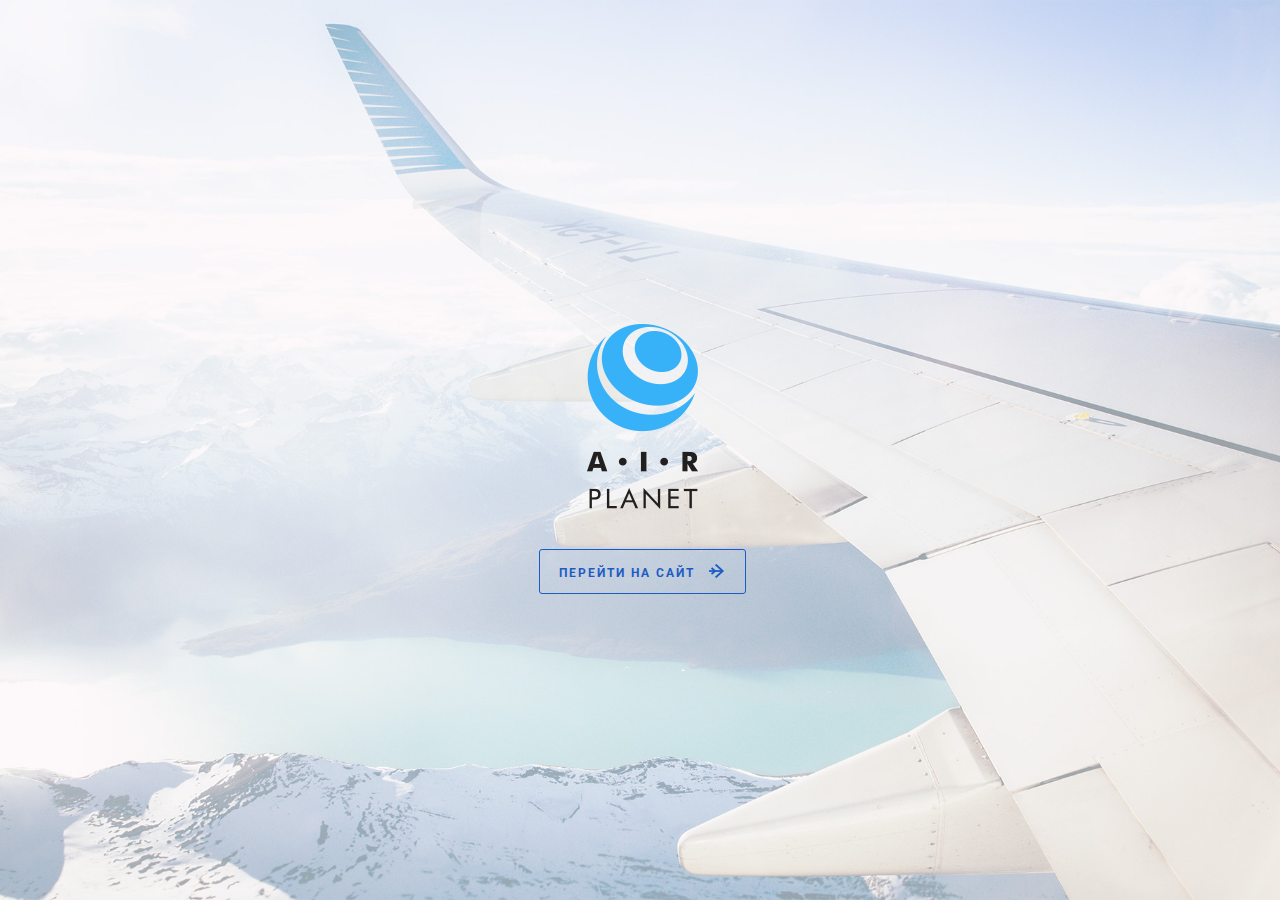
<file: index.html>
<!DOCTYPE html>
<html lang="en">

<head>
    <meta charset="UTF-8">
    <meta name="viewport" content="width=1040">
    <meta http-equiv="X-UA-Compatible" content="ie=edge">
    <title>Intro</title>
    <link rel="shortcut icon" href="favicon.ico" type="image/x-icon">
    <link rel="stylesheet" href="css/normalize.css">
    <link href="https://fonts.googleapis.com/css?family=Roboto:300,300i,700" rel="stylesheet">
    <link rel="stylesheet" href="css/main.css">
</head>

<body>
    <div class="wrapper wrapper_greeting">
        <div class="greeting">
            <div class="greeting__logo"></div>
            <div class="greeting__button">
                <a href="about.html" class="greeting__button-submit">Перейти на сайт</a>

            </div>
        </div>
    </div>
</body>

</html>
</file>
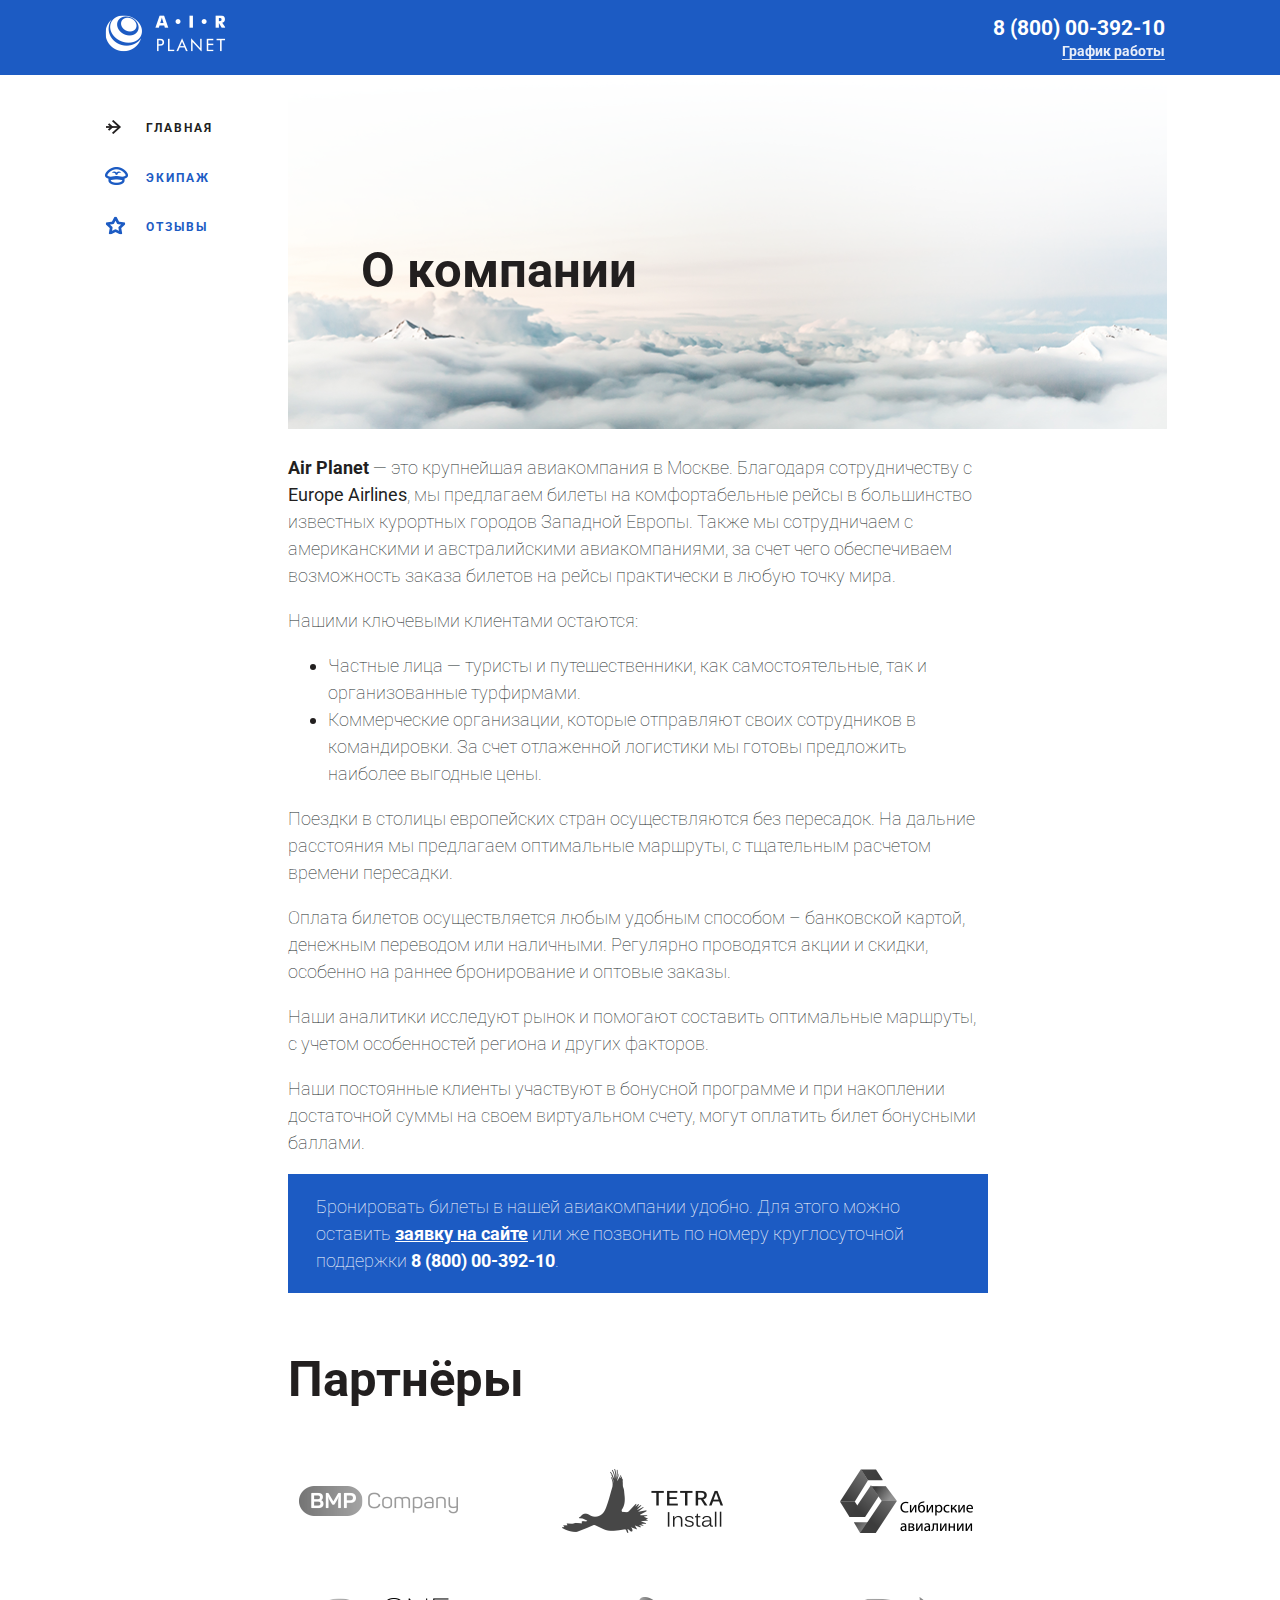
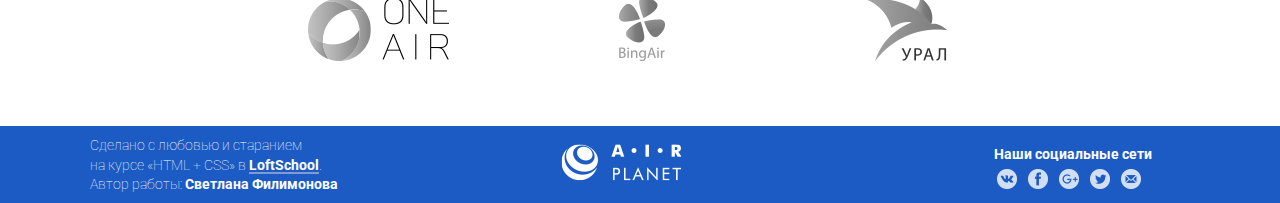
<file: about.html>
<!DOCTYPE html>
<html lang="ru">

<head>
    <meta charset="UTF-8">
    <meta name="viewport" content="width=1040">
    <meta http-equiv="X-UA-Compatible" content="ie=edge">
    <title>Главная страница</title>
    <link rel="shortcut icon" href="favicon.ico" type="image/x-icon">
    <link rel="stylesheet" href="css/normalize.css">
    <link href="https://fonts.googleapis.com/css?family=Roboto:300,300i,700" rel="stylesheet">
    <link rel="stylesheet" href="css/main.css">
</head>
<body>
    <div class="wrapper">
        <!--header-->
        <header class="header">
            <div class="container">
                <div class="header__logo">
                    <a href="about.html" class="header__logo-link">
                        <div class="header__logo-picture"></div>
                    </a>
                </div>

                <div class="contacts">
                    <div class="contacts__phone"><a href="tel:88000039210" class="contacts__phone-link">8 (800) 00-392-10</a></div>
                    <div class="contacts__elem">
                        <div class="contacts__schedule"><a href="#" class="contacts__schedule-link">График работы</a></div>
                        <div class="contacts__dropdown">
                            <div class="contacts__dropdown-triangle"></div>
                            <div class="contacts__schedule-text contacts__schedule-text_blue">пн-вс: 09:00-20:00</div>
                            <div  class="contacts__schedule-text">обед: 14:00-14:30</div>
                        </div>
                    </div>
                </div>
            </div>
        </header>
        <!--menu-->
        <section class="content">
            <div class="container clearfix">
                <aside class="sidebar">
                    <nav class="menu">
                        <ul class="menu__list">
                            <li class="menu__item">
                                <a href="about.html" class="menu__link menu__link-black">
                                    <div class="menu__icon-wrapper">
                                        <div class="menu__icon menu__icon-about"> </div>
                                        <div class="menu__icon menu__icon-about_hover"> </div>
                                    </div>
                                    <div class="menu__text">Главная</div>
                                </a>
                            </li>
                            <li class="menu__item">
                                <a href="team.html" class="menu__link">
                                    <div class="menu__icon-wrapper">
                                    <div class="menu__icon menu__icon-team"> </div>
                                    <div class="menu__icon menu__icon-team_hover"> </div>
                                    </div>
                                    <div class="menu__text">Экипаж</div>
                                </a>
                            </li>
                            <li class="menu__item">
                                <a href="feed.html" class="menu__link">
                                    <div class="menu__icon-wrapper">
                                    <div class="menu__icon menu__icon-feed"></div>
                                    <div class="menu__icon menu__icon-feed_hover"></div>
                                    </div>
                                    <div class="menu__text">Отзывы</div>
                                </a>
                            </li>
                        </ul>
                    </nav>
                </aside>
                <!--content-->
                <main class="about">
                    <div class="about__title">
                        <div class="about__title-header">
                            <h1 class="title">О компании</h1>
                        </div>
                        <div class="about__title-image"></div>

                    </div>
                    <!--page text-->
                    <div class="page-text">
                        <p><span class="page-text__bold">Air Planet</span> — это крупнейшая авиакомпания в Москве. Благодаря
                            сотрудничеству с <b>Europe Airlines</b>, мы предлагаем билеты на комфортабельные рейсы в большинство
                            известных курортных городов Западной Европы. Также мы сотрудничаем с американскими и австралийскими
                            авиакомпаниями, за счет чего обеспечиваем возможность заказа билетов на рейсы практически в любую
                            точку мира.</p>
                        <p>Нашими ключевыми клиентами остаются:</p>
                        <ul>
                            <li>Частные лица — туристы и путешественники, как самостоятельные, так и организованные турфирмами.</li>
                            <li>Коммерческие организации, которые отправляют своих сотрудников в командировки. За счет отлаженной
                                логистики мы готовы предложить наиболее выгодные цены.</li>
                        </ul>
                        <p>Поездки в столицы европейских стран осуществляются без пересадок. На дальние расстояния мы предлагаем
                            оптимальные маршруты, с тщательным расчетом времени пересадки.</p>
                        <p>Оплата билетов осуществляется любым удобным способом – банковской картой, денежным переводом или
                            наличными. Регулярно проводятся акции и скидки, особенно на раннее бронирование и оптовые заказы.</p>
                        <p>Наши аналитики исследуют рынок и помогают составить оптимальные маршруты, с учетом особенностей региона
                            и других факторов.</p>
                        <p>Наши постоянные клиенты участвуют в бонусной программе и при накоплении достаточной суммы на своем
                            виртуальном счету, могут оплатить билет бонусными баллами.</p>

                        <div class="booking">
                            <p class="booking__info">Бронировать билеты в нашей авиакомпании удобно. Для этого можно оставить <span class="booking__info booking__info-request">заявку на сайте</span>                                или же позвонить по номеру круглосуточной поддержки <span class="booking__info booking__info-tel">8 (800) 00-392-10</span>.</p>
                        </div>
                        <!--PARTNERS-->
                    </div>
                    <div class="partners">
                        <h2 class="title partners__title">Партнёры</h2>
                        <ul class="partners__list">
                            <li class="partners__item">
                                <a href="#" class="partners__link">
                                    <div class="partners__link-block partners__link-bmp" style="background-image: url(img/logo/company_2.png);"></div>
                                </a>
                            </li>
                            <li class="partners__item">
                                <a href="#" class="partners__link">
                                    <div class="partners__link-block partners__link-tetra" style="background-image: url(img/logo/tetra.png);"></div>
                                </a>
                            </li>
                            <li class="partners__item">
                                <a href="#" class="partners__link">
                                    <div class=" partners__link-block partners__link-siberian" style="background-image: url(img/logo/siberian.png);"></div>
                                </a>
                            </li>
                            <li class="partners__item">
                                <a href="#" class="partners__link">
                                    <div class="partners__link-block partners__link-one" style="background-image: url(img/logo/one.png);"></div>
                                </a>
                            </li>
                            <li class="partners__item">
                                <a href="#" class="partners__link">
                                    <div class="partners__link-block partners__link-bing" style="background-image: url(img/logo/bing.png);"></div>
                                </a>
                            </li>
                            <li class="partners__item">
                                <a href="#" class="partners__link">
                                    <div class="partners__link-block partners__link-ural" style="background-image: url(img/logo/ural.png);"></div>
                                </a>
                            </li>
                        </ul> 
                    </div>
                </main>
            </div>
        </section>
    </div>
    <!--footer-->
    <footer class="footer">
        <div class="container">
            <div class="copyright">
                <p class="copyright__text">Сделано с любовью и старанием <br> на курсе «HTML + CSS» в <a href="https://loftschool.com/" class="copyright__text-school">LoftSchool</a>.</p>
                <p class="copyright__text">Автор работы: <span class="copyright__text copyright__text-author"> Светлана Филимонова</b></p>
            </div>
            <div class="footer__logo">
                 <a href="about.html" class="footer__logo-link"><div class="footer__logo-picture"></div></a>
            </div>
                                <!--SOCIALS-->
            <div class="socials">
                <p class="socials__text">Наши социальные сети</p>
                <ul class="socials__list">
                    <li class="socials__item">
                        <a href="#" class="socials__link socials__link_vk">
                        </a>
                    </li>
                    <li class="socials__item">
                        <a href="#" class="socials__link socials__link_fb">
                        </a>
                    </li>
                    <li class="socials__item">
                        <a href="#" class="socials__link socials__link_g">
                        </a>
                    </li>
                    <li class="socials__item">
                        <a href="#" class="socials__link socials__link_tw">
                        </a>
                    </li>
                    <li class="socials__item">
                        <a href="#" class="socials__link socials__link_mail">
                        </a>
                    </li>
                </ul>
            </div>
                </div>
        </footer>
</body>

</html>
</file>
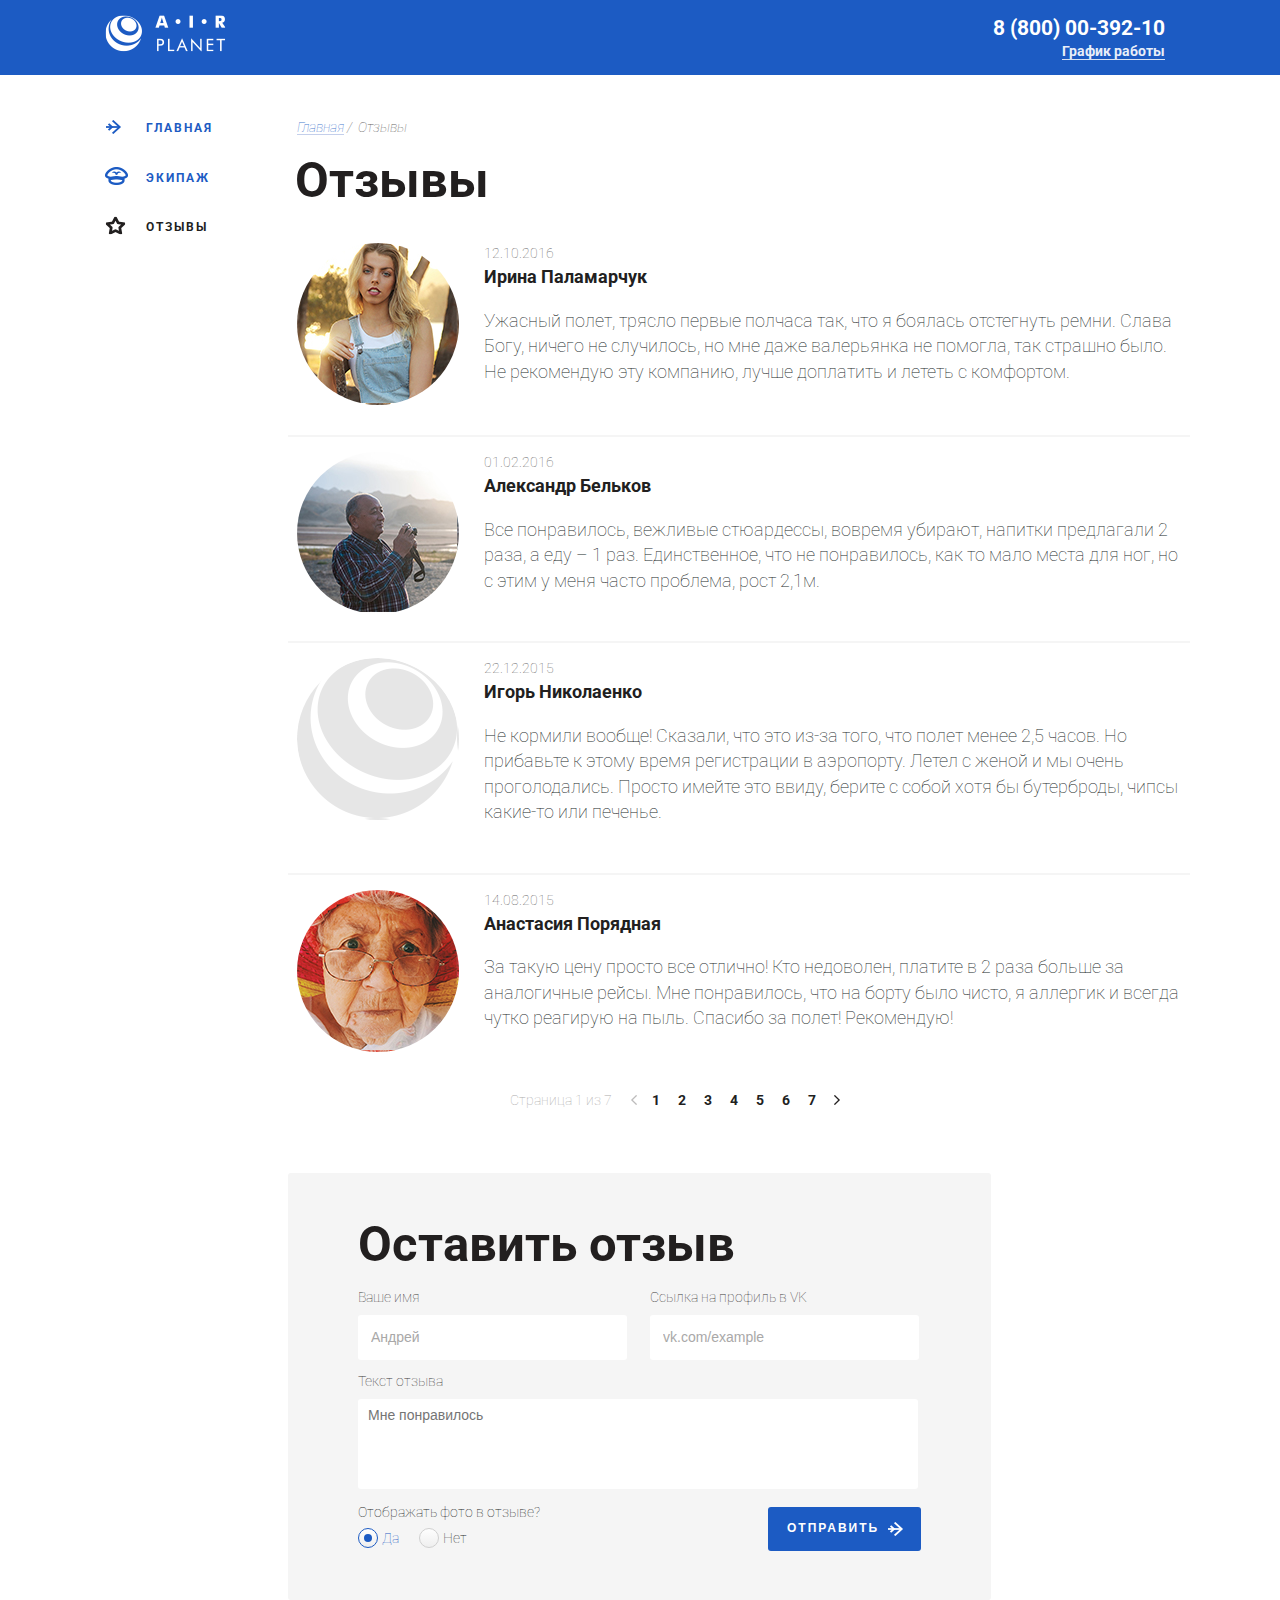
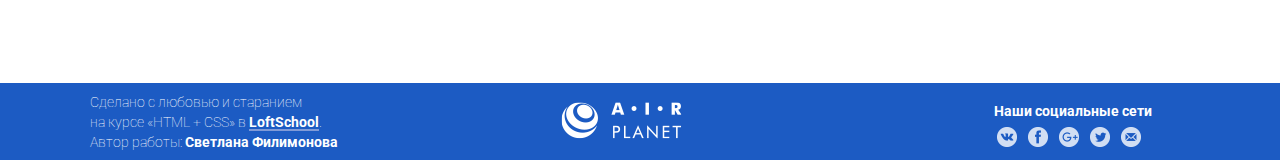
<file: feed.html>
<!DOCTYPE html>
<html lang="ru">

<head>
    <meta charset="UTF-8">
    <meta name="viewport" content="width=1040">
    <meta http-equiv="X-UA-Compatible" content="ie=edge">
    <title>Отзывы</title>
    <link rel="shortcut icon" href="favicon.ico" type="image/x-icon">
    <link rel="stylesheet" href="css/normalize.css">
    <link rel="stylesheet" href="css/main.css">
    <link href="https://fonts.googleapis.com/css?family=Roboto:300,300i,700" rel="stylesheet">
</head>
<body>
    <div class="wrapper">
        <!--header-->
        <header class="header">
            <div class="container">
                <div class="header__logo">
                    <a href="about.html" class="header__logo-link">
                        <div class="header__logo-picture"></div>
                    </a>
                </div>

                <div class="contacts">
                    <div class="contacts__phone"><a href="tel:88000039210" class="contacts__phone-link">8 (800) 00-392-10</a></div>
                    <div class="contacts__elem">
                        <div class="contacts__schedule"><a href="#" class="contacts__schedule-link">График работы</a></div>
                        <div class="contacts__dropdown">
                            <div class="contacts__dropdown-triangle"></div>
                            <div class="contacts__schedule-text contacts__schedule-text_blue">пн-вс: 09:00-20:00</div>
                            <div  class="contacts__schedule-text">обед: 14:00-14:30</div>
                        </div>
                    </div>
                </div>
            </div>
        </header>

        <section class="content">
            <div class="container clearfix">
                <!--MENU-->
                  <aside class="sidebar">
                    <nav class="menu">
                        <ul class="menu__list">
                            <li class="menu__item">
                                <a href="about.html" class="menu__link">
                                    <div class="menu__icon-wrapper">
                                        <div class="menu__icon menu__icon-about"> </div>
                                        <div class="menu__icon menu__icon-about_hover"> </div>
                                    </div>
                                    <div class="menu__text">Главная</div>
                                </a>
                            </li>
                            <li class="menu__item">
                                <a href="team.html" class="menu__link">
                                    <div class="menu__icon-wrapper">
                                    <div class="menu__icon menu__icon-team"> </div>
                                    <div class="menu__icon menu__icon-team_hover"> </div>
                                    </div>
                                    <div class="menu__text">Экипаж</div>
                                </a>
                            </li>
                            <li class="menu__item">
                                <a href="feed.html" class="menu__link menu__link-black">
                                    <div class="menu__icon-wrapper">
                                    <div class="menu__icon menu__icon-feed"></div>
                                    <div class="menu__icon menu__icon-feed_hover"></div>
                                    </div>
                                    <div class="menu__text">Отзывы</div>
                                </a>
                            </li>
                        </ul>
                    </nav>
                </aside>
                <!--contents-->
                <main class="page-contents">
                    <div class="feed">
                        <div class="crumbles">
                            <ul class="crumbles__list">
                                <li class="crumbles__item">
                                    <a href="index.html" class="crumbles__link crumbles__link_slash"> <span class="crumbles__link_border">Главная</span></a>
                                </li>
                                <li class="crumbles__item">
                                    <a href="#" class="crumbles__link crumbles__link_current">Отзывы</a>
                                </li>
                            </ul>
                        </div>
                        <h1 class="title feed__title">Отзывы</h1>
                        <ul class="feed__list">
                            <li class="feed__item clearfix">
                                <div class="feed__pic feed__pic-one" style="background-image: url(img/photo/irina.jpg);"></div>
                                <div class="feed__review">
                                    <span class="review__date">12.10.2016 </span>
                                    <span class="review__name">Ирина Паламарчук </span>
                                    <p class="review__text">Ужасный полет, трясло первые полчаса так, что я боялась отстегнуть ремни. Слава Богу,
                                        ничего не случилось, но мне даже валерьянка не помогла, так страшно было. Не рекомендую
                                        эту компанию, лучше доплатить и лететь с комфортом. </p>
                                </div>
                            </li>
                            <li class="feed__item">
                                <div class="feed__pic feed__pic-two" style="background-image: url(img/photo/man.jpg);"></div>
                                <div class="feed__review">
                                    <span class="review__date">01.02.2016 </span>
                                    <span class="review__name">Александр Бельков </span>
                                    <p class="review__text">Все понравилось, вежливые стюардессы, вовремя убирают, напитки предлагали 2 раза, а еду
                                        – 1 раз. Единственное, что не понравилось, как то мало места для ног, но с этим у
                                        меня часто проблема, рост 2,1м. </p>
                                </div>
                            </li>
                            <li class="feed__item">
                                <div class="feed__pic feed__pic-three" style="background-image: url(img/photo/comments_logo.png);"></div>
                                <div class="feed__review">
                                    <span class="review__date">22.12.2015 </span>
                                    <span class="review__name">Игорь Николаенко</span>
                                    <p class="review__text">Не кормили вообще! Сказали, что это из-за того, что полет менее 2,5 часов. Но прибавьте
                                        к этому время регистрации в аэропорту. Летел с женой и мы очень проголодались. Просто
                                        имейте это ввиду, берите с собой хотя бы бутерброды, чипсы какие-то или печенье.
                                        </p>
                                </div>
                            </li>
                            <li class="feed__item feed__item_last">

                                <div class="feed__pic feed__pic-four" style="background-image: url(img/photo/granny.jpg);"></div>

                                <div class="feed__review">
                                    <span class="review__date">14.08.2015 </span>
                                    <span class="review__name">Анастасия Порядная </span>
                                    <p class="review__text">За такую цену просто все отлично! Кто недоволен, платите в 2 раза больше за аналогичные
                                        рейсы. Мне понравилось, что на борту было чисто, я аллергик и всегда чутко реагирую
                                        на пыль. Спасибо за полет! Рекомендую! </p>
                                </div>
                            </li>

                        </ul>
                    </div>
                    <!--PAGE-LINKS-->
                    <div class="page-link">
                        <span class="page-link__cap">Страница 1 из 7</span>
                        <ul class="page-link__list">
                            <li class="page-link__item">
                                <a href="#" class="page-link__arrow page-link__arrow-left"> 	
                                <img src="img/icons/arrow_left.png" alt="стрелочка">
                            </a>
                            </li>
                            <li class="page-link__item">
                                <a href="#" class="page-link__number">1</a>
                            </li>
                            <li class="page-link__item">
                                <a href="#" class="page-link__number">2</a>
                            </li>
                            <li class="page-link__item">
                                <a href="#" class="page-link__number">3</a>
                            </li>
                            <li class="page-link__item">
                                <a href="#" class="page-link__number">4</a>
                            </li>
                            <li class="page-link__item">
                                <a href="#" class="page-link__number">5</a>
                            </li>
                            <li class="page-link__item">
                                <a href="#" class="page-link__number">6</a>
                            </li>
                            <li class="page-link__item">
                                <a href="#" class="page-link__number">7</a>
                            </li>
                            <li class="page-link__item">
                                <a href="#" class="page-link__arrow page-link__arrow-right">
                                <img src="img/icons/arrow_right.png" alt="стрелочка">
                            </a>
                            </li>
                        </ul>
                    </div>
                    <!--FORM-->
                    <div class="comment">
                        <div class="title comment__title"> Оставить отзыв </div>
                        <div class="comment__fields">
                            <form class="comment__form">
                                <div class="comment__row clearfix">
                                    <label class="comment__form-label">
                                    <div class="comment__form-title">
                                        Ваше имя
                                    </div>
                                     <input type="text"  class="comment__form-input comment__form-name" placeholder="Андрей">
                                 </label>
                                    <label class="comment__form-label">
                                    <div class="comment__form-title">
                                       Ссылка на профиль в VK
                                    </div>
                                     <input type="text"  class="comment__form-input comment__form-vk" placeholder="vk.com/example">
                                 </label>

                                </div>
                                <div class="comment__row">
                                    <label class="comment__textarea-label">
                                     <div class="comment__form-title">
                                         Текст отзыва
                                     </div>
                                      <textarea name="feedback" class="comment__form-textarea" placeholder="Мне понравилось"></textarea>

                                 </label>
                                </div>
                                <div class="comment__buttons clearfix">
                                    <div class="comment__controls">
                                        <div class="comment__controls-title">
                                            Отображать фото в отзыве?
                                        </div>
                                        <div class="comment__controls-buttons ">
                                            <div class="comment__controls-left">
                                                <label class="comment__radio"> 
                                            <input type="radio" name="photo" class="comment__radio-elem" checked>
                                            <div class="comment__radio-fake"></div>
                                            <div class="comment__radio-text">Да</div>
                                        </label>

                                                <label class="comment__radio"> 
                                            <input type="radio" name="photo" class="comment__radio-elem">
                                            <div class="comment__radio-fake"></div>
                                            <div class="comment__radio-text">Нет</div>
                                        </label>

                                            </div>

                                        </div>
                                    </div>
                                    <div class="comment__controls-right">
                                        <button type="submit" class="comment__controls-submit">Отправить</button>
                                    </div>
                                </div>
                            </form>

                        </div>
                    </div>
                </main>
            </div>
        </section>
    </div>
    <!--footer-->
    <footer class="footer">
        <div class="container">
            <div class="copyright">
                <p class="copyright__text">Сделано с любовью и старанием <br> на курсе «HTML + CSS» в <a href="https://loftschool.com/" class="copyright__text-school">LoftSchool</a>.</p>
                <p class="copyright__text">Автор работы: <span class="copyright__text copyright__text-author"> Светлана Филимонова</b></p>
            </div>
            <div class="footer__logo">
                 <a href="about.html" class="footer__logo-link"><div class="footer__logo-picture"></div></a>
            </div>
                                <!--SOCIALS-->
            <div class="socials">
                <p class="socials__text">Наши социальные сети</p>
                <ul class="socials__list">
                    <li class="socials__item">
                        <a href="#" class="socials__link socials__link_vk">
                        </a>
                    </li>
                    <li class="socials__item">
                        <a href="#" class="socials__link socials__link_fb">
                        </a>
                    </li>
                    <li class="socials__item">
                        <a href="#" class="socials__link socials__link_g">
                        </a>
                    </li>
                    <li class="socials__item">
                        <a href="#" class="socials__link socials__link_tw">
                        </a>
                    </li>
                    <li class="socials__item">
                        <a href="#" class="socials__link socials__link_mail">
                        </a>
                    </li>
                </ul>
            </div>
            </div>
        </footer>
</body>
</html>
</file>
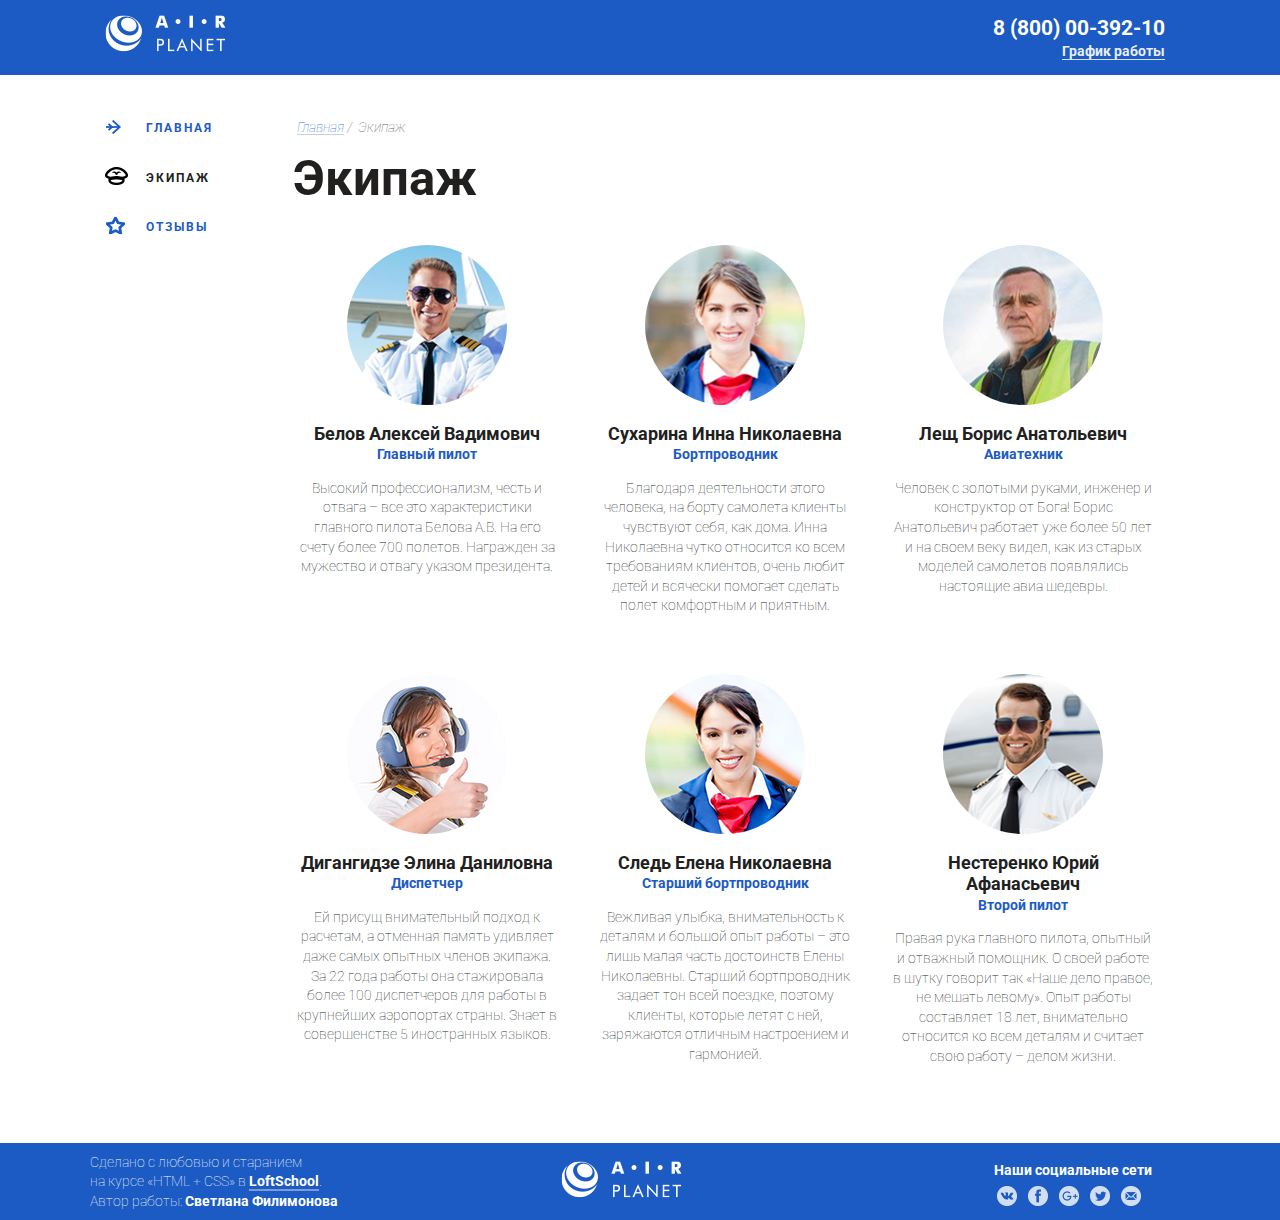
<file: team.html>
<!DOCTYPE html>
<html lang="ru">

<head>
    <meta charset="UTF-8">
    <meta name="viewport" content="width=1040">
    <meta http-equiv="X-UA-Compatible" content="ie=edge">
    <title>Экипаж</title>
    <link rel="shortcut icon" href="favicon.ico" type="image/x-icon">
    <link rel="stylesheet" href="css/normalize.css">
    <link rel="stylesheet" href="css/main.css">
    <link href="https://fonts.googleapis.com/css?family=Roboto:300,300i,700" rel="stylesheet">
</head>
<body>
    <div class="wrapper">
        <!--header-->
        <header class="header">
            <div class="container">
                <div class="header__logo">
                    <a href="about.html" class="header__logo-link">
                        <div class="header__logo-picture"></div>
                    </a>
                </div>

                <div class="contacts">
                    <div class="contacts__phone"><a href="tel:88000039210" class="contacts__phone-link">8 (800) 00-392-10</a></div>
                    <div class="contacts__elem">
                        <div class="contacts__schedule"><a href="#" class="contacts__schedule-link">График работы</a></div>
                        <div class="contacts__dropdown">
                            <div class="contacts__dropdown-triangle"></div>
                            <div class="contacts__schedule-text contacts__schedule-text_blue">пн-вс: 09:00-20:00</div>
                            <div  class="contacts__schedule-text">обед: 14:00-14:30</div>
                        </div>
                    </div>
                </div>
            </div>
        </header>

        <section class="content">
            <!--MENU-->
            <div class="container clearfix">
                <aside class="sidebar">
                    <nav class="menu">
                        <ul class="menu__list">
                            <li class="menu__item">
                                <a href="about.html" class="menu__link">
                                    <div class="menu__icon-wrapper">
                                        <div class="menu__icon menu__icon-about"> </div>
                                        <div class="menu__icon menu__icon-about_hover"> </div>
                                    </div>
                                    <div class="menu__text">Главная</div>
                                </a>
                            </li>
                            <li class="menu__item">
                                <a href="team.html" class="menu__link menu__link-black">
                                    <div class="menu__icon-wrapper">
                                    <div class="menu__icon menu__icon-team"> </div>
                                    <div class="menu__icon menu__icon-team_hover"> </div>
                                    </div>
                                    <div class="menu__text">Экипаж</div>
                                </a>
                            </li>
                            <li class="menu__item">
                                <a href="feed.html" class="menu__link">
                                    <div class="menu__icon-wrapper">
                                    <div class="menu__icon menu__icon-feed"></div>
                                    <div class="menu__icon menu__icon-feed_hover"></div>
                                    </div>
                                    <div class="menu__text">Отзывы</div>
                                </a>
                            </li>
                        </ul>
                    </nav>
                </aside>
                <!--contents-->
                <main class="page-contents">
                    <div class="team">
                        <div class="crumbles">
                            <ul class="crumbles__list">
                                <li class="crumbles__item">
                                    <a href="index.html" class="crumbles__link crumbles__link_slash"> <span class="crumbles__link_border">Главная</span></a>
                                </li>
                                <li class="crumbles__item">
                                    <a href="#" class="crumbles__link crumbles__link_current">Экипаж</a>
                                </li>
                            </ul>
                        </div>

                        <h1 class="title team__title">Экипаж</h1>
                        <ul class="team__list">
                            <li class="team__item">
                                <div class="team__item-photo team__item-one" style="background-image: url(img/photo/pilot.jpg);"></div>

                                <div class="team__item-text"><span class="team__item-name">Белов Алексей Вадимович </span><br>
                                    <span class="team__item-job">Главный пилот</span><br>
                                    <p>Высокий профессионализм, честь и отвага – все это характеристики главного пилота Белова
                                        А.В. На его счету более 700 полетов. Награжден за мужество и отвагу указом президента.</p>
                                </div>

                            </li>
                            <li class="team__item">
                                <div class="team__item-photo team__item-two" style="background-image: url(img/photo/stewardess.jpg);"></div>
                                <div class="team__item-text"><span class="team__item-name">Сухарина Инна Николаевна</span><br>
                                    <span class="team__item-job">Бортпроводник </span><br>
                                    <p>Благодаря деятельности этого человека, на борту самолета клиенты чувствуют себя, как
                                        дома. Инна Николаевна чутко относится ко всем требованиям клиентов, очень любит детей
                                        и всячески помогает сделать полет комфортным и приятным.</p>
                                </div>
                            </li>

                            <li class="team__item">
                                <div class="team__item-photo team__item-three" style="background-image: url(img/photo/worker.jpg);"></div>
                                <div class="team__item-text"> <span class="team__item-name">Лещ Борис Анатольевич</span><br>
                                    <span class="team__item-job">Авиатехник</span><br>
                                    <p>Человек с золотыми руками, инженер и конструктор от Бога! Борис Анатольевич работает
                                        уже более 50 лет и на своем веку видел, как из старых моделей самолетов появлялись
                                        настоящие авиа шедевры.</p>
                                </div>

                            </li>
                            <li class="team__item">
                                <div class="team__item-photo team__item-four" style="background-image: url(img/photo/shutterstock.jpg);"></div>
                                <div class="team__item-text"><span class="team__item-name">Дигангидзе Элина Даниловна</span><br>
                                    <span class="team__item-job">Диспетчер</span><br>
                                    <p>Ей присущ внимательный подход к расчетам, а отменная память удивляет даже самых опытных
                                        членов экипажа. За 22 года работы она стажировала более 100 диспетчеров для работы
                                        в крупнейших аэропортах страны. Знает в совершенстве 5 иностранных языков.</p>
                                </div>

                            </li>
                            <li class="team__item">
                                <div class="team__item-photo team__item-five" style="background-image: url(img/photo/stewardess.jpg);"></div>
                                <div class="team__item-text"> <span class="team__item-name">Следь Елена Николаевна</span><br>
                                    <span class="team__item-job">Старший бортпроводник</span><br>
                                    <p>Вежливая улыбка, внимательность к деталям и большой опыт работы – это лишь малая часть
                                        достоинств Елены Николаевны. Старший бортпроводник задает тон всей поездке, поэтому
                                        клиенты, которые летят с ней, заряжаются отличным настроением и гармонией.</p>
                                </div>

                            </li>


                            <li class="team__item">
                                <div class="team__item-photo team__item-six" style="background-image: url(img/photo/second_pilot.jpg);"></div>
                                <div class="team__item-text"> <span class="team__item-name">Нестеренко Юрий Афанасьевич</span><br>
                                    <span class="team__item-job">Второй пилот </span><br>
                                    <p> Правая рука главного пилота, опытный и отважный помощник. О своей работе в шутку говорит
                                        так «Наше дело правое, не мешать левому». Опыт работы составляет 18 лет, внимательно
                                        относится ко всем деталям и считает свою работу – делом жизни. </p>
                                </div>
                            </li>
                        </ul>
                    </div>
                </main>
            </div>
        </section>
    </div>
    <!--footer-->
    <footer class="footer">
        <div class="container">
            <div class="copyright">
                <p class="copyright__text">Сделано с любовью и старанием <br> на курсе «HTML + CSS» в <a href="https://loftschool.com/" class="copyright__text-school">LoftSchool</a>.</p>
                <p class="copyright__text">Автор работы: <span class="copyright__text copyright__text-author"> Светлана Филимонова</b></p>
            </div>
            <div class="footer__logo">
                <a href="about.html" class="footer__logo-link"><div class="footer__logo-picture"></div></a>
            </div>
                                <!--SOCIALS-->
            <div class="socials">
                <p class="socials__text">Наши социальные сети</p>
                <ul class="socials__list">
                    <li class="socials__item">
                        <a href="#" class="socials__link socials__link_vk">
                        </a>
                    </li>
                    <li class="socials__item">
                        <a href="#" class="socials__link socials__link_fb">
                        </a>
                    </li>
                    <li class="socials__item">
                        <a href="#" class="socials__link socials__link_g">
                        </a>
                    </li>
                    <li class="socials__item">
                        <a href="#" class="socials__link socials__link_tw">
                        </a>
                    </li>
                    <li class="socials__item">
                        <a href="#" class="socials__link socials__link_mail">
                        </a>
                    </li>
                </ul>
            </div>
             </div>
        </footer>
</body>
</html>
</file>
<file: css/main.css>
/*Главная страница*/
 body,
 html {
     height: 100%;
 }

 body {
     font-family: 'Roboto', sans-serif;
     font-weight: lighter;
     line-height: 1.42;
     color: #221f1f;
     font-size: 18px;
     margin: 0;
     padding: 0;
 }

 * {
     box-sizing: border-box;
 }

 .clearfix:after {
     content: "";
     display: block;
     clear: both;
 }

 .wrapper {
     min-height: 100%;
     min-width: 1106px;
     overflow: hidden;
 }

 .wrapper:after {
     content: "";
     display: block;
     height: 77px;
 }

 .container {
     width: 1100px;
     margin: 0 auto;
 }

 .title {
     font-size: 49px;
     font-weight: bold;
 }

 .header {
     background: #1c5bc3;
     font-size: 0;
 }

 .header__logo {
     width: 50%;
     display: inline-block;
     vertical-align: middle;
 }

 .header__logo-picture {
     background-image: url(../img/logo/logo_header.png);
     background-repeat: no-repeat;
     width: 130px;
     height: 45px;
     margin: 15px;
 }

 .header__logo-link {
     display: inline-block;
 }

 .contacts {
     width: 50%;
     vertical-align: middle;
     text-align: right;
     line-height: 1.3;
     display: inline-block;
     padding-right: 25px;
 }

 .contacts__phone {
     padding-bottom: 0;
 }

 .contacts__phone-link {
     font-weight: bold;
     color: #ffffff;
     font-size: 21px;
     text-decoration: none;
 }

 .contacts__schedule-link {
     color: #ffffff;
     opacity: .9;
     font-weight: bold;
     font-size: 14px;
     text-decoration: none;
     border-bottom: 1px solid rgba(255, 255, 255, 0.9);
 }
 /*всплывашка*/

 .contacts__elem {
     position: relative;
     transition: 3s;
 }

 .contacts__dropdown {
     width: 166px;
     height: 70px;
     background-color: #ffffff;
     position: absolute;
     box-shadow: 0px 0px 10px 0px rgba(23, 59, 117, 0.55);
     border-radius: 3px 0px 3px 3px;
     padding: 15px;
     padding-left: 22px;
     transform: translateY(19px);
     z-index: 10;
     left: -9999px;
     opacity: 0;
     transition: opacity 1s;
 }

 .contacts__dropdown:before {
     content: "";
     display: block;
     height: 30px;
     left: 0;
     right: 0;
     position: absolute;
     top: -30px;
 }

 .contacts__elem:hover .contacts__dropdown {
     opacity: 1;
     left: 69%;
 }

 .contacts__dropdown-triangle {
     border-top: 0px solid transparent;
     border-bottom: 10px solid white;
     border-right: 10px solid transparent;
     border-left: 10px solid transparent;
     width: 0px;
     height: 0px;
     bottom: 100%;
     left: 88%;
     position: absolute;
 }

 .contacts__schedule-text {
     font-size: 14px;
     color: #221f1f;
     text-align: left;
     padding-bottom: 4px;
 }

 .contacts__schedule-text_blue {
     color: #1c5bc3;
     font-weight: bold;
 }
 /*MENU*/

 .menu__icon-about {
     background-position: -17px -14px;
 }

 .menu__icon-about_hover {
     background-position: -17px -69px;
     opacity: 0;
     transition: opacity 1s;
 }

 .menu__icon-team {
     background-position: -65px -14px;
 }

 .menu__icon-team_hover {
     background-position: -65px -71px;
     opacity: 0;
     transition: opacity 1s;
 }

 .menu__icon-feed {
     background-position: -114px -15px;
 }

 .menu__icon-feed_hover {
     background-position: -114px -71px;
     opacity: 0;
     transition: opacity 1s;
 }

 .menu__icon {
     background-image: url(../img/icons/menu.png);
     background-repeat: no-repeat;
     width: 24px;
     height: 20px;
     display: inline-block;
     vertical-align: middle;
     position: absolute;
     margin-right: 10px;
     /*position: absolute;*/
 }

 .menu__icon-wrapper {
     width: 25px;
     height: 20px;
     position: relative;
     display: inline-block;
     vertical-align: middle;
     margin-right: 10px;
 }

 .menu__list {
     list-style: none;
     padding-left: 15px;
     padding-top: 20px;
 }

 .menu__item {
     margin-bottom: 24px;
     letter-spacing: 2px;
 }

 .menu__link {
     text-decoration: none;
     display: inline-block;
     transition: opacity 1s;
 }

 .menu__text {
     color: #1c5bc3;
     text-transform: uppercase;
     font-size: 12px;
     font-weight: bold;
     display: inline-block;
     transition: 1s;
 }

 .menu__link:hover .menu__icon-about_hover {
     opacity: 1;
     background-position: -17px -69px;
 }

 .menu__link:hover .menu__icon-team_hover {
     opacity: 1;
     background-position: -65px -71px;
 }

 .menu__link:hover .menu__icon-feed_hover {
     opacity: 1;
     background-position: -114px -71px;
 }

 .menu__link:hover .menu__text {
     color: #221f1f;
 }

 .menu__link-black .menu__text {
     color: #221f1f;
 }

 .menu__link-black .menu__icon-about {
     background-position: -17px -69px;
 }

 .menu__link-black .menu__icon-feed {
     background-position: -114px -71px;
 }

 .menu__link-black .menu__icon-team {
     background-position: -65px -71px;
 }

 .sidebar {
     width: 18%;
     float: left;
 }

 .about {
     width: 80%;
     float: left;
 }

 .about__title {
     position: relative;
 }

 .about__title-header {
     position: absolute;
     top: 128px;
     left: 73px;
 }

 .about__title-image {
     background-image: url(../img/bg/about.png);
     background-size: cover;
     background-position: 9% 91%;
     width: 879px;
     height: 354px;
     margin-bottom: 25px;
 }

 .page-text {
     width: 700px;
     line-height: 1.5em;
 }

 .booking {
     width: 700px;
     padding: 1px 55px 1px 28px;
     margin-bottom: 52px;
     background-color: #1c5bc3;
     color: #ffffff;
     font-size: 18px;
 }

 .booking__info-tel {
     font-weight: bold;
 }

 .booking__info-request {
     text-decoration: underline;
     font-weight: bold;
 }

 .partners {
     /*width: 700px;   */
 }

 .partners__title {
     margin-bottom: 36px;
 }

 .partners__item {
     margin-right: 80px;
     margin-bottom: 22px;
     display: inline-block;
 }

 .partners__list {
     list-style: none;
     padding-left: 0;
 }

 .partners__link {
     display: inline-block;
 }

 .partners__link-block {
     width: 180px;
     height: 100px;
     background-repeat: no-repeat;
     background-position: center;
     filter: grayscale(100%);
     transition: .3s;
 }

 .partners__link-block:hover {
     filter: grayscale(0%);
 }

 .copyright__text-school {
     font-weight: bold;
     display: inline-block;
     /*text-decoration: underline  #809ad7;*/
     border-bottom: 2px solid #809ad7;
     vertical-align: baseline;
     line-height: .95;
     color: #ffffff;
     text-decoration: none;
 }

 .copyright__text-author {
     font-weight: bold;
 }

 .copyright {
     text-align: left;
     width: 33%;
     font-size: 14px;
     display: inline-block;
     /*padding: 10px 0 21px 5px;*/
     /*margin: 10px 10px 5px;*/
 }

 .copyright__text {
     font-size: 14px;
     margin: 0px;
     width: 280px;
 }

 .socials__text {
     font-size: 14px;
     font-weight: bold;
     margin-bottom: 5px;
     margin-top: 5px;
 }

 .socials__link {
     background-image: url(../img/icons/socials.png);
     background-repeat: no-repeat;
     display: inline-block;
     width: 20px;
     height: 20px;
     opacity: .8;
     transition: 1s;
 }

 .socials__link:hover {
     opacity: 1;
 }

 .socials__link_vk {
     background-position: -5px -5px;
 }

 .socials__link_fb {
     background-position: -65px -5px;
 }

 .socials__link_g {
     background-position: -35px -35px;
 }

 .socials__link_tw {
     background-position: -5px -35px;
 }

 .socials__link_mail {
     background-position: -35px -5px;
 }

 .socials__list {
     list-style: none;
     margin: 0;
     padding: 0;
 }

 .socials__item {
     display: inline-block;
     padding-right: 11px;
 }

 .socials {
     display: inline-block;
     /*margin: 10px 50px;*/
     width: 33%;
     text-align: right;
     padding-right: 27px;
 }

 .footer__logo {
     display: inline-block;
     width: 33%;
     text-align: center;
 }

 .footer__logo-picture {
     background-image: url(../img/logo/logo_header.png);
     background-repeat: no-repeat;
     width: 148px;
     height: 45px;
     display: inline-block;
     /*margin: 18px; */
     text-align: center;
 }

 .footer__logo-link {
     display: inline-block;
 }

 .footer {
     background: #1c5bc3;
     color: #ffffff;
     font-size: 0;
     vertical-align: middle;
     height: 77px;
     margin-top: -77px;
     min-width: 1106px;
     padding-top: 10px;
     padding-bottom: 10px;
 }

 .page-text__bold {
     font-weight: bold;
 }
 /*страница отзывов*/

 .page-contents {
     width: 82%;
     float: left;
 }

 .crumbles {
     margin-top: 16px;
     display: inline-block;
 }

 .crumbles__list {
     list-style: none;
     padding-left: 9px;
     margin-bottom: -7px;
     margin-top: 22px;
 }

 .crumbles__item {
     display: inline-block;
 }

 .crumbles__link {
     color: #497ccf;
     font-size: 14px;
     font-style: italic;
     text-decoration: none;
     display: inline-block;
 }

 .crumbles__link_border {
     border-bottom: 1px solid #c4cfeb;
     display: inline-block;
     line-height: 0.9;
 }

 .crumbles__link_current {
     color: #656464;
     font-size: 14px;
     font-style: italic;
     border-bottom: none;
 }

 .crumbles__link_slash:after {
     content: " / ";
     color: #656464;
     padding-right: 2px;
     border-bottom: none;
 }

 .feed__title {
     margin-top: 7px;
     margin-bottom: -5px;
     padding-left: 7px;
 }

 .feed__list {
     list-style: none;
     padding-left: 0;
     margin-bottom: 7px;
 }

 .feed__pic {
     width: 162px;
     height: 162px;
     border-radius: 50%;
     overflow: hidden;
     float: left;
     margin-right: 25px;
     margin-top: -16px;
     margin-left: 9px;
 }

 .feed__review {
     width: 700px;
     display: inline-block;
 }

 .feed__item {
     border-bottom: 2px solid #f5f5f5;
     padding: 31px 0 30px 0;
 }

 .feed__item_last {
     border-bottom: none;
 }

 .review__date {
     font-size: 14px;
     display: block;
     margin-top: -15px;
     color: #656464;
 }

 .review__name {
     font-size: 18px;
     font-weight: bold;
     display: block;
 }

 .review__text {
     font-size: 18px;
 }
 /*форма для отзывов*/

 .comment {
     width: 703px;
     height: 427px;
     background-color: #f5f5f5;
     border-radius: 3px;
     padding: 37px 70px;
     margin-bottom: 83px;
 }

 .comment__row {
     display: inline-block;
     margin-bottom: -22px;
 }

 .comment__title {
     margin-bottom: 9px;
 }

 .comment__form-label {
     display: block;
     float: left;
     width: 269px;
 }

 .comment__form-title {
     color: #3b3939;
     font-size: 14px;
     margin-bottom: 7px;
     width: 560px;
 }

 .comment__form-label:first-child {
     margin-right: 23px;
 }

 .comment__form-input {
     width: 100%;
     height: 45px;
     padding: 10px 12px 11px;
     font-size: 14px;
     border-radius: 3px;
     border: none;
     margin-bottom: 27px;
     border: 1px solid transparent;
 }

 .comment__form-input::-webkit-input-placeholder {
     color: #a9a8a8;
 }

 .comment__form-input::-moz-placeholder {
     color: #a9a8a8;
 }

 .comment__form-textarea {
     height: 90px;
     width: 100%;
     border: none;
     border-radius: 3px;
     padding: 7px 9px;
     resize: none;
     font-size: 14px;
     border: 1px solid transparent;
 }

 .comment__form-label {
     font-size: 14px;
 }

 .comment__form-submit {
     background-color: #1c5bc3;
     color: white;
     font-weight: bold;
     font-size: 12px;
     padding: 10px;
     border-radius: 3px;
     border: none;
     margin-bottom: 10px;
     /*background-image: url(img/icons/white_plane.png);*/
 }

 .comment__form-input:focus {
     outline: none;
     border: 1px solid #1c5bc3;
 }

 .comment__form-textarea:focus {
     outline: none;
     border: 1px solid #1c5bc3;
 }

 .comment__form-submit:focus {
     outline: none;
 }

 .comment__controls-title {
     font-size: 14px;
     margin-bottom: 5px;
 }

 .comment__radio-elem {
     display: inline-block;
     vertical-align: middle;
     display: none;
 }

 .comment__radio-text {
     display: inline-block;
     vertical-align: middle;
     font-size: 14px;
     margin-right: 16px;
     margin-top: -9px;
 }

 .comment__radio-elem:checked+.comment__radio-fake {
     border: 1px solid #1c5bc3;
 }

 .comment__radio-elem:checked+.comment__radio-fake+.comment__radio-text {
     color: #1c5bc3;
 }

 .comment__radio-elem:checked+.comment__radio-fake:after {
     display: block;
 }

 .comment__radio-fake {
     display: inline-block;
     width: 20px;
     height: 20px;
     border-radius: 50%;
     border: 1px solid #d0d0d0;
     background: -webkit-linear-gradient(#fefefe 0%, #efefef 99%);
     background: linear-gradient(#fefefe 0%, #efefef 99%);
     position: relative;
 }

 .comment__radio-fake:after {
     content: "";
     display: none;
     width: 8px;
     height: 8px;
     background-color: #1c5bc3;
     border-radius: 50%;
     position: absolute;
     top: 5px;
     left: 5px;
 }

 .comment__buttons {
     margin-top: 8px;
 }

 .comment__controls {
     width: 50%;
     float: left;
 }

 .comment__controls-right {
     width: 50%;
     float: left;
     text-align: right;
 }

 .comment__controls-submit {
     background-color: #1c5bc3;
     background-image: url(../img/icons/white_plane.png);
     background-repeat: no-repeat;
     background-position: 87% 50%;
     width: 153px;
     height: 44px;
     border: none;
     border-radius: 3px;
     text-transform: uppercase;
     color: #ffffff;
     font-weight: bold;
     font-size: 12px;
     display: inline-block;
     letter-spacing: 2px;
     text-align: left;
     padding-left: 19px;
     margin-top: 4px;
     cursor: pointer;
 }
 /*Нумерация страниц с отзывами*/

 .page-link {
     display: inline-block;
     padding-left: 222px;
     margin-bottom: 60px;
     /*width:300px;*/
 }

 .page-link__cap {
     font-size: 14px;
     color: #adacac;
     margin-right: -25px;
 }

 .page-link__number {
     text-decoration: none;
     color: #221f1f;
     padding: 4px 3px;
     font-weight: bold;
     border-radius: 3px;
     font-size: 14px;
     display: inline-block;
     width: 26px;
     height: 26px;
     text-align: center;
 }

 .page-link__list {
     list-style: none;
     display: inline-block;
     font-size: 0;
 }

 .page-link__item {
     display: inline-block;
 }

 .page-link__arrow {
     text-decoration: none;
     padding-right: 6px;
 }

 .page-link__number:hover {
     color: #ffffff;
     background: #1c5bc3;
 }

 .page-link__arrow-left {
     color: #adacac;
 }

 .page-link__arrow-right {
     padding-left: 9px;
 }
 /*Страница Экипаж*/

 .team__title {
     margin-bottom: 32px;
     margin-top: 5px;
     margin-left: 5px;
 }

 .team__list {
     list-style: none;
     padding-left: 9px;
 }

 .team__item-photo {
     width: 160px;
     height: 160px;
     border-radius: 50%;
     overflow: hidden;
     text-align: center;
     display: inline-block;
     margin-bottom: 12px;
 }

 .team__item-one {
     background-position: 19% 23%;
 }

 .team__item-two {
     background-position: 35% 9%;
 }

 .team__item-three {
     background-position: 71% 50%;
 }

 .team__item-four {
     background-position: 80% 14%;
 }

 .team__item-five {
     background-position: 80% 14%;
 }

 .team__item-six {
     background-position: 88% 13%;
 }

 .team__item-name {
     font-size: 18px;
     font-weight: bold;
 }

 .team__item-job {
     color: #1c5bc3;
     font-size: 14px;
     font-weight: bold;
 }

 .team__item-text {
     font-size: 14px;
     width: 260px;
     text-align: center;
     line-height: 1.4em;
 }

 .team__item {
     display: inline-block;
     width: 260px;
     text-align: center;
     vertical-align: top;
     margin-right: 34px;
     margin-bottom: 44px;
 }
 /*Страница Интро*/

 .wrapper_greeting {
     background-image: url(../img/bg/layer.jpg);
     background-repeat: no-repeat;
     background-position: center center;
     background-size: cover;
     height: 100%;
     text-align: center;
     min-width: initial;
 }

 .wrapper_greeting:before {
     content: "";
     height: 100%;
     width: 0;
     display: inline-block;
     vertical-align: middle;
 }

 .greeting {
     width: 212px;
     display: inline-block;
     vertical-align: middle;
     animation: fade 3s ease-in;
 }

 .greeting__logo {
     background-image: url(../img/logo/logo_intro.png);
     background-repeat: no-repeat;
     width: 212px;
     height: 220px;
     background-position: center center;
     margin-bottom: 23px;
 }

 .greeting__button-link {
     display: inline-block;
 }

 .greeting__button-submit {
     display: inline-block;
     text-decoration: none;
     color: #1d5bc3;
     font-weight: bold;
     font-size: 12px;
     text-transform: uppercase;
     text-align: left;
     padding-left: 19px;
     padding-top: 15px;
     border: 1px solid #1d5bc3;
     border-radius: 3px;
     width: 207px;
     height: 45px;
     background-color: transparent;
     background-image: url(../img/icons/plane.png);
     background-repeat: no-repeat;
     background-position: 89% 48%;
     letter-spacing: 2px;
     transition: .5s;
     cursor: pointer;
 }

 .greeting__button-submit:hover {
     background-color: #1d5bc3;
     background-image: url(../img/icons/main_icon.png);
     color: #ffffff;
 }

 @keyframes fade {
     10% {
         opacity: 0.1;
     }
     20% {
         opacity: 0.2;
     }
     40% {
         opacity: 0.4;
     }
     60% {
         opacity: 0.6;
     }
     100% {
         opacity: 1;
     }
 }
</file>
